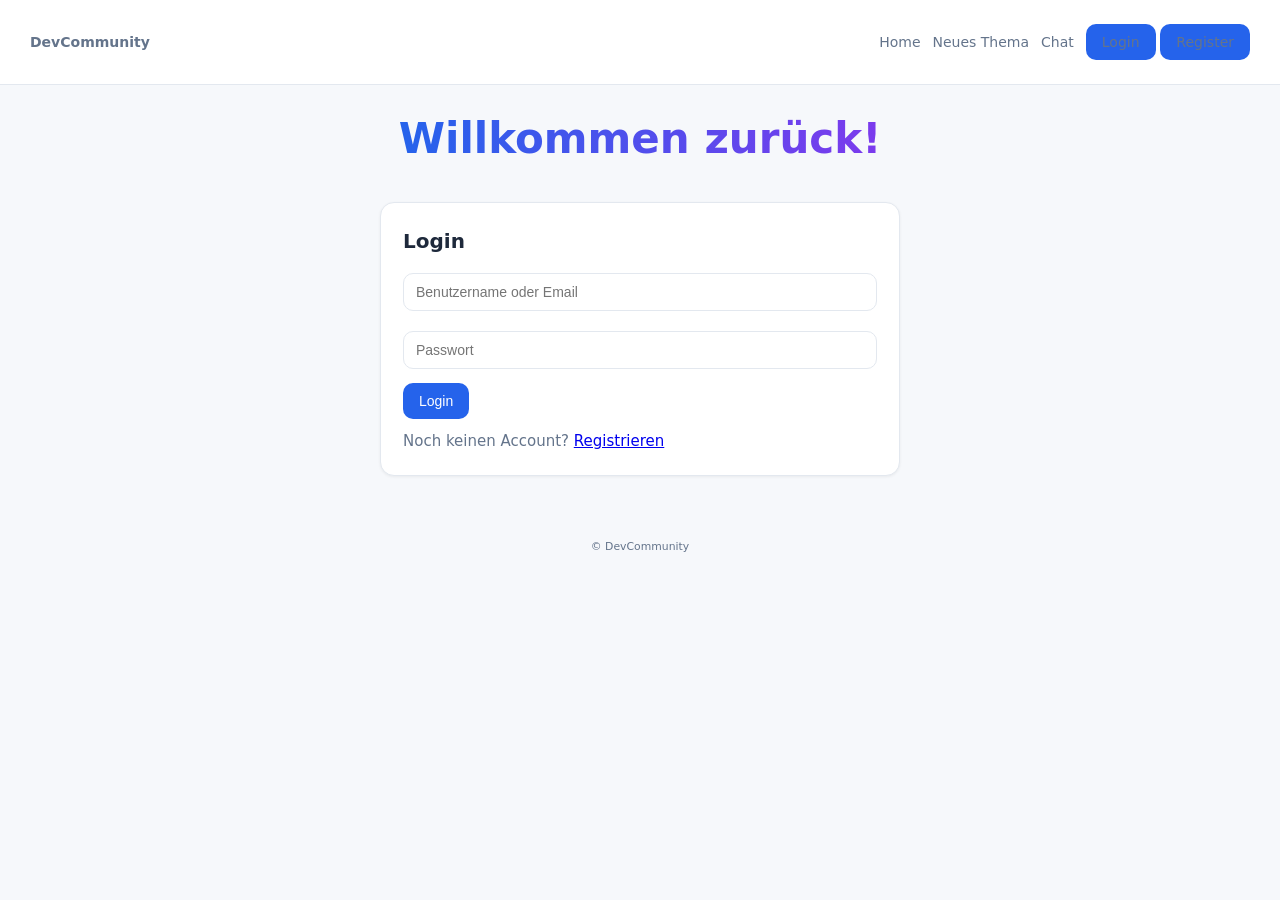
<file: index.html>
<!doctype html>
<html lang="de">

<head>
    <meta charset="utf-8">
    <meta name="viewport" content="width=device-width,initial-scale=1">
    <title>DevCommunity — Home</title>
    <link rel="stylesheet" href="style.css">
</head>

<body data-page="index">
    <header id="app-header"></header>

    <main class="container">
        <div id="flash-container"></div>

        <h1>Aktuelle Diskussionen</h1>
        <div id="threadList"></div>
    </main>

    <footer class="container" style="padding-bottom:60px"><small>© DevCommunity</small></footer>

    <script src="api.js"></script>
    <script src="app.js"></script>
</body>

</html>
</file>
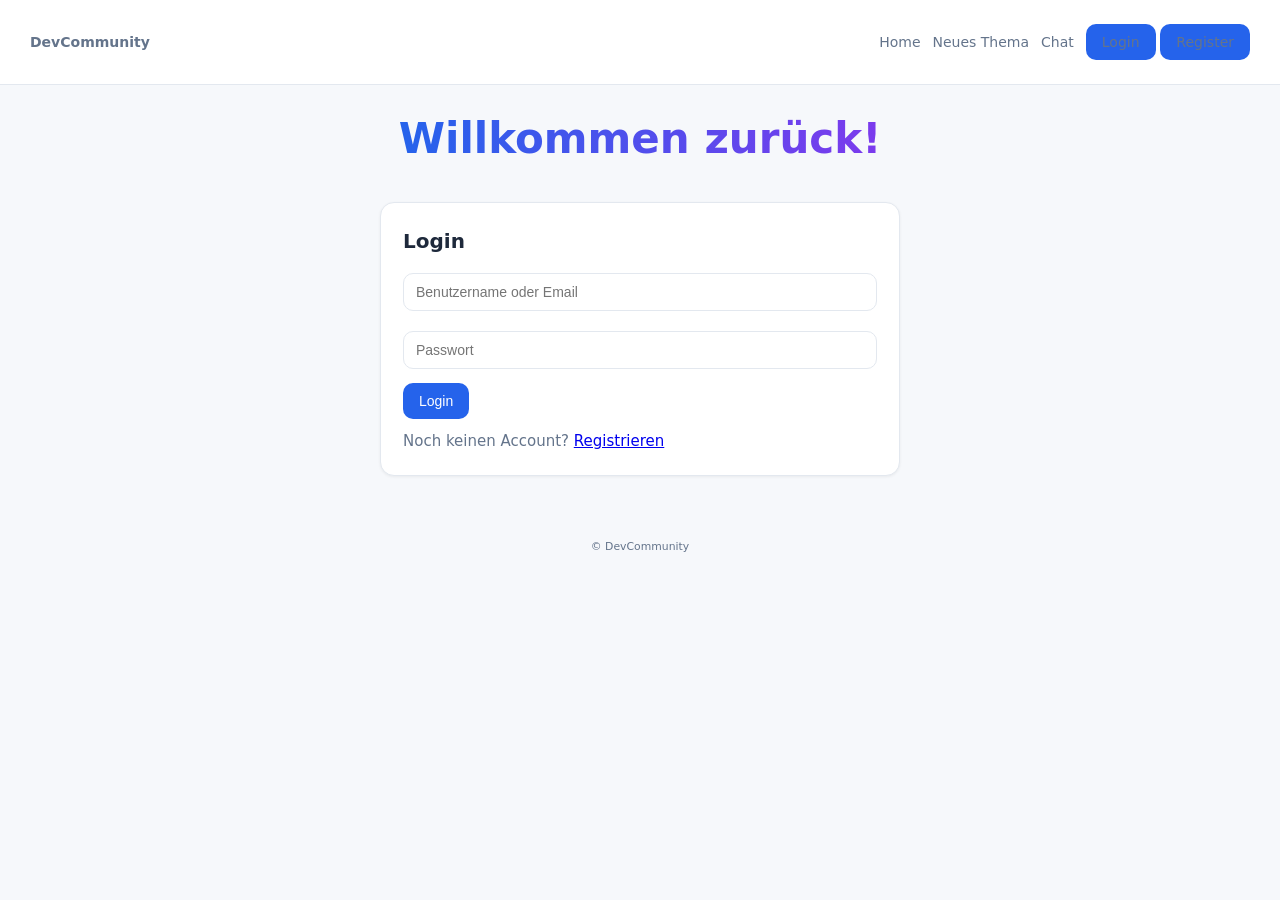
<file: chat.html>
<!DOCTYPE html>
<html lang="de">
<head>
<meta charset="UTF-8">
<meta name="viewport" content="width=device-width,initial-scale=1">
<title>Chat</title>
<link rel="stylesheet" href="chat.css">
<link rel="stylesheet" href="style.css">
</head>
<body data-page="chat">

<!-- Header + Auth-Bereich -->
<header id="app-header"></header>
<div id="auth-area"></div>

<!-- Flash-Nachrichten -->
<div id="flash-container"></div>

<div class="chat-container">
    
    <div class="chat-sidebar">
        <h3>User</h3>
        <div id="userList"></div>
    </div>

    <div class="chat-main">
        <div id="chatHeader">Wähle einen User</div>
        <div id="chatMessages" style="overflow-y:auto;"></div>

        <form id="chatForm">
            <input type="text" id="chatInput" placeholder="Nachricht..." required>
            <button>Senden</button>
        </form>
    </div>

</div>

<script src="api.js"></script>
<script src="app.js"></script>
<script src="chat.js"></script>

</body>
</html>
</file>
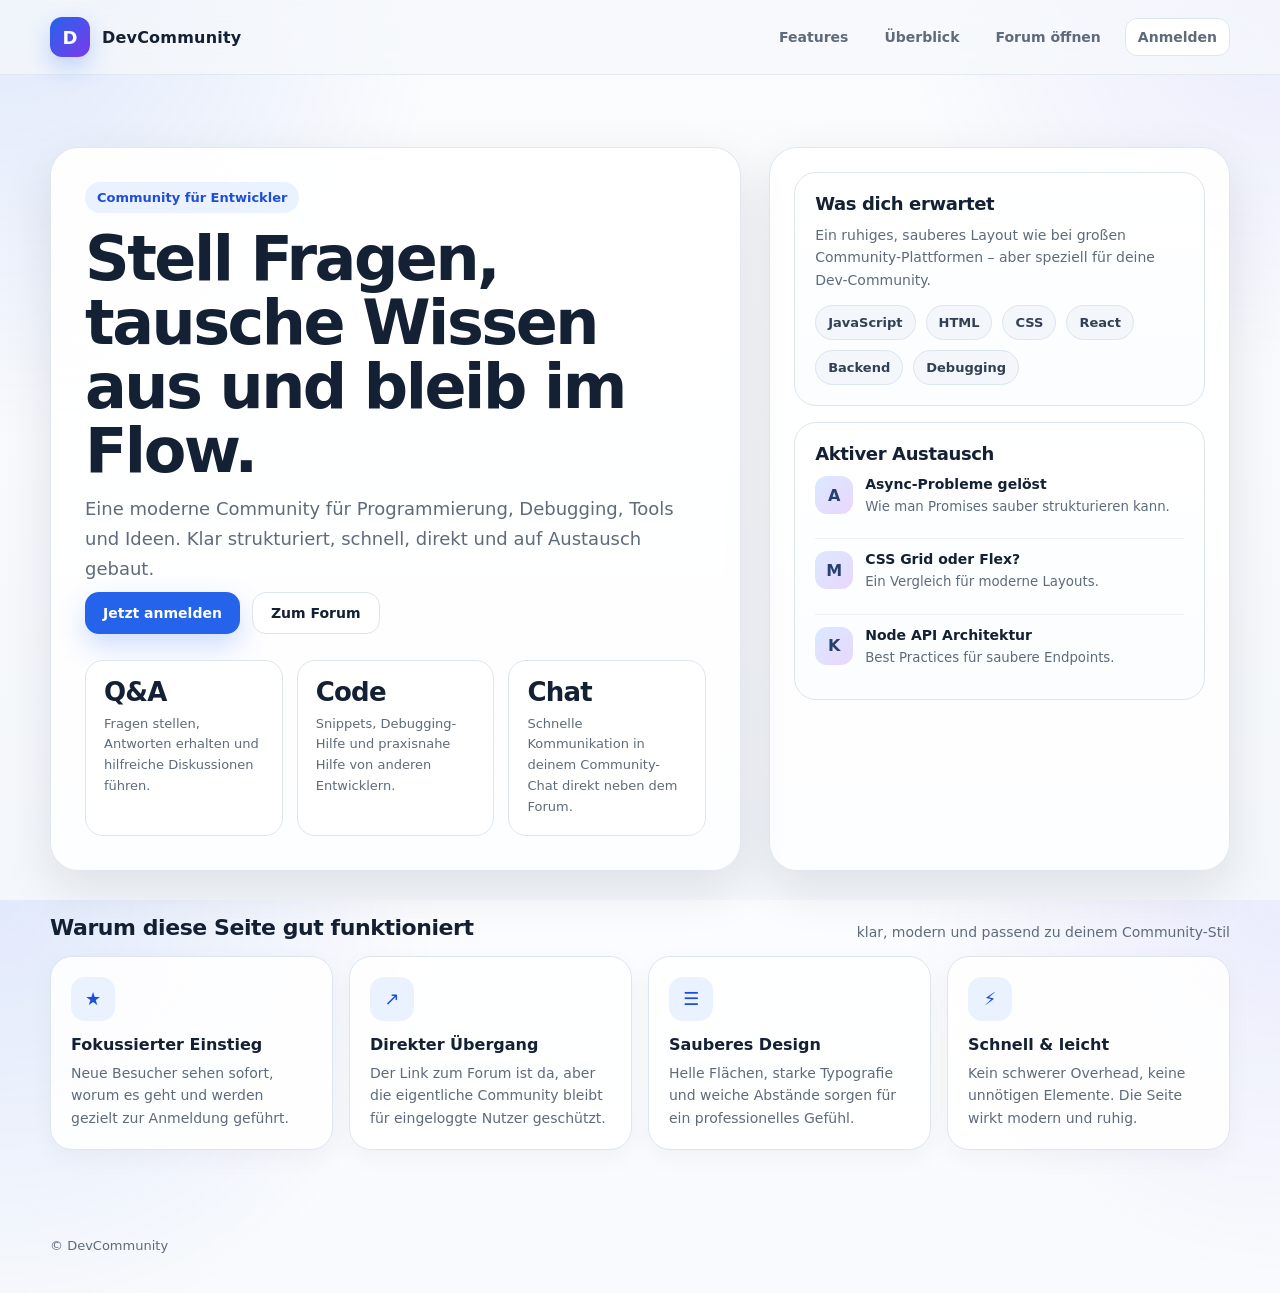
<file: landing.html>
<!DOCTYPE html>
<html lang="de">

<head>
    <meta charset="UTF-8">
    <meta name="viewport" content="width=device-width,initial-scale=1">
    <title>DevCommunity — Willkommen</title>
    <style>
        :root {
            --bg: #f6f8fb;
            --card: #ffffff;
            --soft: #eef3fb;
            --border: #dde5ef;
            --text: #142033;
            --muted: #5f6b7a;
            --primary: #2563eb;
            --primary-dark: #1d4ed8;
            --primary-soft: #eaf1ff;
            --shadow: 0 18px 50px rgba(15, 23, 42, 0.10);
            --radius: 22px;
        }

        * {
            box-sizing: border-box
        }

        html,
        body {
            height: 100%
        }

        body {
            margin: 0;
            font-family: Inter, system-ui, -apple-system, Segoe UI, Roboto, Arial, sans-serif;
            background:
                radial-gradient(circle at top left, rgba(37, 99, 235, .12), transparent 28%),
                radial-gradient(circle at top right, rgba(99, 102, 241, .10), transparent 24%),
                linear-gradient(180deg, #fbfcfe 0%, #f4f7fb 100%);
            color: var(--text);
        }

        a {
            color: inherit;
            text-decoration: none
        }

        .container {
            width: min(1180px, calc(100% - 32px));
            margin: 0 auto;
        }

        .topbar {
            position: sticky;
            top: 0;
            z-index: 20;
            backdrop-filter: blur(14px);
            background: rgba(246, 248, 251, .72);
            border-bottom: 1px solid rgba(221, 229, 239, .8);
        }

        .topbar-inner {
            height: 74px;
            display: flex;
            align-items: center;
            justify-content: space-between;
            gap: 16px;
        }

        .brand {
            display: flex;
            align-items: center;
            gap: 12px;
            font-weight: 800;
            letter-spacing: .2px;
        }

        .brand-mark {
            width: 40px;
            height: 40px;
            border-radius: 12px;
            display: grid;
            place-items: center;
            color: white;
            background: linear-gradient(135deg, var(--primary), #7c3aed);
            box-shadow: 0 10px 24px rgba(37, 99, 235, .25);
            font-size: 18px;
        }

        .nav {
            display: flex;
            align-items: center;
            gap: 12px;
            flex-wrap: wrap;
        }

        .nav a {
            color: var(--muted);
            font-weight: 600;
            font-size: 14px;
            padding: 10px 12px;
            border-radius: 12px;
            transition: .2s ease;
        }

        .nav a:hover {
            background: rgba(37, 99, 235, .08);
            color: var(--text);
        }

        .btn {
            display: inline-flex;
            align-items: center;
            justify-content: center;
            gap: 8px;
            border: none;
            border-radius: 14px;
            padding: 12px 18px;
            font-weight: 700;
            font-size: 14px;
            cursor: pointer;
            transition: transform .18s ease, box-shadow .18s ease, background .18s ease;
            box-shadow: none;
        }

        .btn:hover {
            transform: translateY(-1px)
        }

        .btn-primary {
            background: var(--primary);
            color: white;
            box-shadow: 0 12px 28px rgba(37, 99, 235, .22);
        }

        .btn-primary:hover {
            background: var(--primary-dark)
        }

        .btn-secondary {
            background: #fff;
            color: var(--text);
            border: 1px solid var(--border);
        }

        .hero {
            padding: 72px 0 34px;
        }

        .hero-grid {
            display: grid;
            grid-template-columns: 1.2fr .8fr;
            gap: 28px;
            align-items: stretch;
        }

        .hero-card {
            background: linear-gradient(180deg, rgba(255, 255, 255, .92), rgba(255, 255, 255, .82));
            border: 1px solid rgba(221, 229, 239, .9);
            border-radius: 28px;
            box-shadow: var(--shadow);
            overflow: hidden;
        }

        .hero-main {
            padding: 34px;
            position: relative;
            min-height: 480px;
            display: flex;
            flex-direction: column;
            justify-content: space-between;
            gap: 26px;
        }

        .eyebrow {
            display: inline-flex;
            align-items: center;
            gap: 8px;
            width: max-content;
            padding: 8px 12px;
            border-radius: 999px;
            background: var(--primary-soft);
            color: var(--primary-dark);
            font-weight: 700;
            font-size: 13px;
        }

        h1 {
            margin: 14px 0 12px;
            font-size: clamp(38px, 5vw, 62px);
            line-height: 1.03;
            letter-spacing: -.04em;
        }

        .lead {
            margin: 0;
            max-width: 640px;
            color: var(--muted);
            font-size: 18px;
            line-height: 1.65;
        }

        .hero-actions {
            display: flex;
            gap: 12px;
            flex-wrap: wrap;
            margin-top: 8px;
        }

        .stats {
            display: grid;
            grid-template-columns: repeat(3, 1fr);
            gap: 14px;
        }

        .stat {
            background: rgba(255, 255, 255, .9);
            border: 1px solid var(--border);
            border-radius: 18px;
            padding: 18px;
        }

        .stat strong {
            display: block;
            font-size: 26px;
            line-height: 1;
            margin-bottom: 8px;
            letter-spacing: -.03em;
        }

        .stat span {
            color: var(--muted);
            font-size: 13px;
            line-height: 1.45;
        }

        .hero-side {
            padding: 24px;
            display: flex;
            flex-direction: column;
            gap: 16px;
        }

        .side-panel {
            background: linear-gradient(180deg, #ffffff, #fbfdff);
            border: 1px solid var(--border);
            border-radius: 22px;
            padding: 20px;
        }

        .side-panel h2 {
            margin: 0 0 10px;
            font-size: 18px;
            letter-spacing: -.02em;
        }

        .side-panel p {
            margin: 0;
            color: var(--muted);
            line-height: 1.6;
            font-size: 14px;
        }

        .tag-grid {
            display: flex;
            flex-wrap: wrap;
            gap: 10px;
            margin-top: 14px;
        }

        .tag {
            padding: 9px 12px;
            border-radius: 999px;
            background: #f3f6fb;
            border: 1px solid var(--border);
            color: #324055;
            font-weight: 600;
            font-size: 13px;
        }

        .preview-list {
            display: flex;
            flex-direction: column;
            gap: 10px;
            margin-top: 12px;
        }

        .preview-item {
            display: flex;
            align-items: flex-start;
            gap: 12px;
            padding: 12px 0;
            border-top: 1px solid #edf1f7;
        }

        .preview-item:first-child {
            border-top: none;
            padding-top: 0
        }

        .avatar {
            width: 38px;
            height: 38px;
            border-radius: 12px;
            background: linear-gradient(135deg, #dbeafe, #e9d5ff);
            display: grid;
            place-items: center;
            color: #27406e;
            font-weight: 800;
            flex: 0 0 auto;
        }

        .preview-item strong {
            display: block;
            margin-bottom: 4px;
            font-size: 14px;
        }

        .preview-item small {
            color: var(--muted);
            line-height: 1.45;
        }

        .sections {
            padding: 10px 0 70px;
        }

        .section-title {
            display: flex;
            align-items: flex-end;
            justify-content: space-between;
            gap: 12px;
            margin: 0 0 16px;
        }

        .section-title h3 {
            margin: 0;
            font-size: 22px;
            letter-spacing: -.02em;
        }

        .section-title span {
            color: var(--muted);
            font-size: 14px;
        }

        .feature-grid {
            display: grid;
            grid-template-columns: repeat(4, 1fr);
            gap: 16px;
        }

        .feature {
            background: rgba(255, 255, 255, .9);
            border: 1px solid var(--border);
            border-radius: 22px;
            padding: 20px;
            min-height: 170px;
            box-shadow: 0 8px 26px rgba(15, 23, 42, 0.04);
            transition: transform .18s ease, box-shadow .18s ease;
        }

        .feature:hover {
            transform: translateY(-3px);
            box-shadow: 0 14px 34px rgba(15, 23, 42, 0.07);
        }

        .feature .icon {
            width: 44px;
            height: 44px;
            border-radius: 14px;
            display: grid;
            place-items: center;
            background: var(--primary-soft);
            color: var(--primary-dark);
            font-size: 18px;
            margin-bottom: 14px;
        }

        .feature h4 {
            margin: 0 0 8px;
            font-size: 16px;
        }

        .feature p {
            margin: 0;
            color: var(--muted);
            line-height: 1.6;
            font-size: 14px;
        }

        .footer {
            padding: 18px 0 40px;
            color: var(--muted);
            font-size: 13px;
        }

        @media (max-width: 980px) {

            .hero-grid,
            .feature-grid {
                grid-template-columns: 1fr;
            }

            .hero-main {
                min-height: auto;
            }

            .stats {
                grid-template-columns: 1fr;
            }
        }

        @media (max-width: 640px) {
            .topbar-inner {
                height: auto;
                padding: 14px 0;
                align-items: flex-start;
                flex-direction: column;
            }

            .hero {
                padding-top: 34px;
            }

            .hero-main {
                padding: 22px;
            }

            h1 {
                font-size: 36px;
            }

            .lead {
                font-size: 16px;
            }
        }
    </style>
</head>

<body>
    <header class="topbar">
        <div class="container topbar-inner">
            <a class="brand" href="landing.html">
                <span class="brand-mark">D</span>
                <span>DevCommunity</span>
            </a>

            <nav class="nav" aria-label="Hauptnavigation">
                <a href="#features">Features</a>
                <a href="#overview">Überblick</a>
                <a href="index.html">Forum öffnen</a>
                <a class="btn btn-secondary" href="login.html">Anmelden</a>
            </nav>
        </div>
    </header>

    <main class="container">
        <section class="hero">
            <div class="hero-grid">
                <div class="hero-card hero-main">
                    <div>
                        <div class="eyebrow">Community für Entwickler</div>
                        <h1>Stell Fragen, tausche Wissen aus und bleib im Flow.</h1>
                        <p class="lead">
                            Eine moderne Community für Programmierung, Debugging, Tools und Ideen.
                            Klar strukturiert, schnell, direkt und auf Austausch gebaut.
                        </p>

                        <div class="hero-actions">
                            <a class="btn btn-primary" href="login.html">Jetzt anmelden</a>
                            <a class="btn btn-secondary" href="index.html">Zum Forum</a>
                        </div>
                    </div>

                    <div class="stats" id="overview">
                        <div class="stat">
                            <strong>Q&A</strong>
                            <span>Fragen stellen, Antworten erhalten und hilfreiche Diskussionen führen.</span>
                        </div>
                        <div class="stat">
                            <strong>Code</strong>
                            <span>Snippets, Debugging-Hilfe und praxisnahe Hilfe von anderen Entwicklern.</span>
                        </div>
                        <div class="stat">
                            <strong>Chat</strong>
                            <span>Schnelle Kommunikation in deinem Community-Chat direkt neben dem Forum.</span>
                        </div>
                    </div>
                </div>

                <aside class="hero-card hero-side">
                    <div class="side-panel">
                        <h2>Was dich erwartet</h2>
                        <p>Ein ruhiges, sauberes Layout wie bei großen Community-Plattformen – aber speziell für deine
                            Dev-Community.</p>
                        <div class="tag-grid">
                            <span class="tag">JavaScript</span>
                            <span class="tag">HTML</span>
                            <span class="tag">CSS</span>
                            <span class="tag">React</span>
                            <span class="tag">Backend</span>
                            <span class="tag">Debugging</span>
                        </div>
                    </div>

                    <div class="side-panel">
                        <h2>Aktiver Austausch</h2>
                        <div class="preview-list">
                            <div class="preview-item">
                                <div class="avatar">A</div>
                                <div>
                                    <strong>Async-Probleme gelöst</strong>
                                    <small>Wie man Promises sauber strukturieren kann.</small>
                                </div>
                            </div>
                            <div class="preview-item">
                                <div class="avatar">M</div>
                                <div>
                                    <strong>CSS Grid oder Flex?</strong>
                                    <small>Ein Vergleich für moderne Layouts.</small>
                                </div>
                            </div>
                            <div class="preview-item">
                                <div class="avatar">K</div>
                                <div>
                                    <strong>Node API Architektur</strong>
                                    <small>Best Practices für saubere Endpoints.</small>
                                </div>
                            </div>
                        </div>
                    </div>
                </aside>
            </div>
        </section>

        <section class="sections" id="features">
            <div class="section-title">
                <h3>Warum diese Seite gut funktioniert</h3>
                <span>klar, modern und passend zu deinem Community-Stil</span>
            </div>

            <div class="feature-grid">
                <div class="feature">
                    <div class="icon">★</div>
                    <h4>Fokussierter Einstieg</h4>
                    <p>Neue Besucher sehen sofort, worum es geht und werden gezielt zur Anmeldung geführt.</p>
                </div>
                <div class="feature">
                    <div class="icon">↗</div>
                    <h4>Direkter Übergang</h4>
                    <p>Der Link zum Forum ist da, aber die eigentliche Community bleibt für eingeloggte Nutzer
                        geschützt.</p>
                </div>
                <div class="feature">
                    <div class="icon">☰</div>
                    <h4>Sauberes Design</h4>
                    <p>Helle Flächen, starke Typografie und weiche Abstände sorgen für ein professionelles Gefühl.</p>
                </div>
                <div class="feature">
                    <div class="icon">⚡</div>
                    <h4>Schnell & leicht</h4>
                    <p>Kein schwerer Overhead, keine unnötigen Elemente. Die Seite wirkt modern und ruhig.</p>
                </div>
            </div>
        </section>
    </main>

    <footer class="container footer">
        © DevCommunity
    </footer>

    <script src="api.js"></script>
    <script>
        (function () {
            let user = null;
            try {
                user = window.API && typeof API.getCurrentUser === 'function' ? API.getCurrentUser() : null;
            } catch (e) {
                user = null;
            }

            if (user) {
                window.location.href = 'index.html';
            }
        })();
    </script>
</body>

</html>
</file>
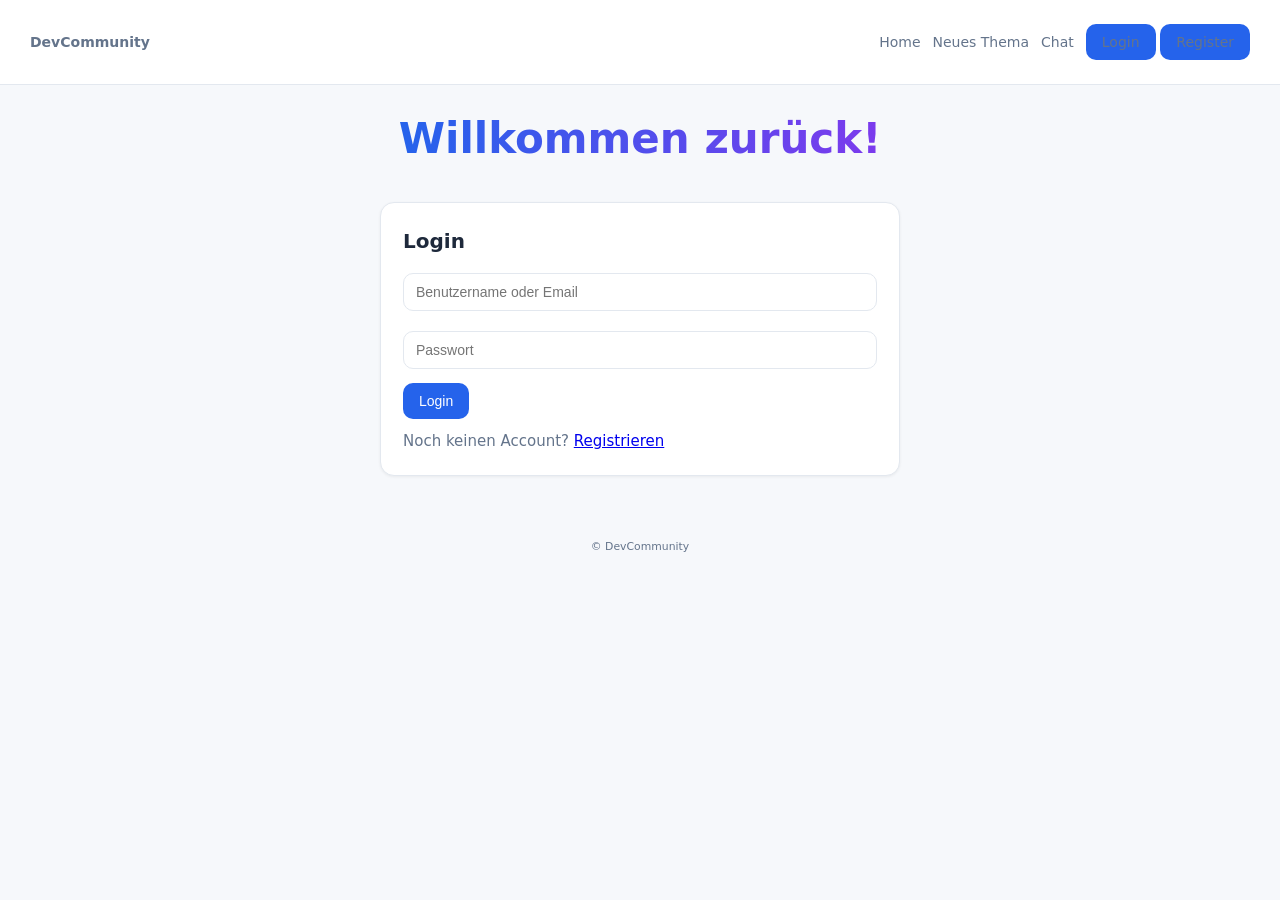
<file: login.html>
<!doctype html>
<html lang="de">

<head>
    <meta charset="utf-8">
    <meta name="viewport" content="width=device-width,initial-scale=1">
    <title>Login — DevCommunity</title>
    <link rel="stylesheet" href="style.css">
</head>

<body data-page="login">
    <header id="app-header"></header>
    <div class="welcome-box">
        <h1>Willkommen zurück!</h1>
    </div>
    <main class="container">
        <div id="flash-container"></div>
        <div class="card" style="max-width:520px;margin:auto">
            <h2>Login</h2>
            <form id="loginForm">
                <input class="input" name="identifier" placeholder="Benutzername oder Email" required>
                <input class="input" name="password" type="password" placeholder="Passwort" required>
                <div class="row" style="justify-content:flex-end">
                    <button class="btn">Login</button>
                </div>
            </form>
            <p style="margin-top:10px">Noch keinen Account? <a href="register.html">Registrieren</a></p>
        </div>
    </main>

    <footer class="container"><small>© DevCommunity</small></footer>

    <script src="api.js"></script>
    <script src="app.js"></script>
</body>

</html>
</file>
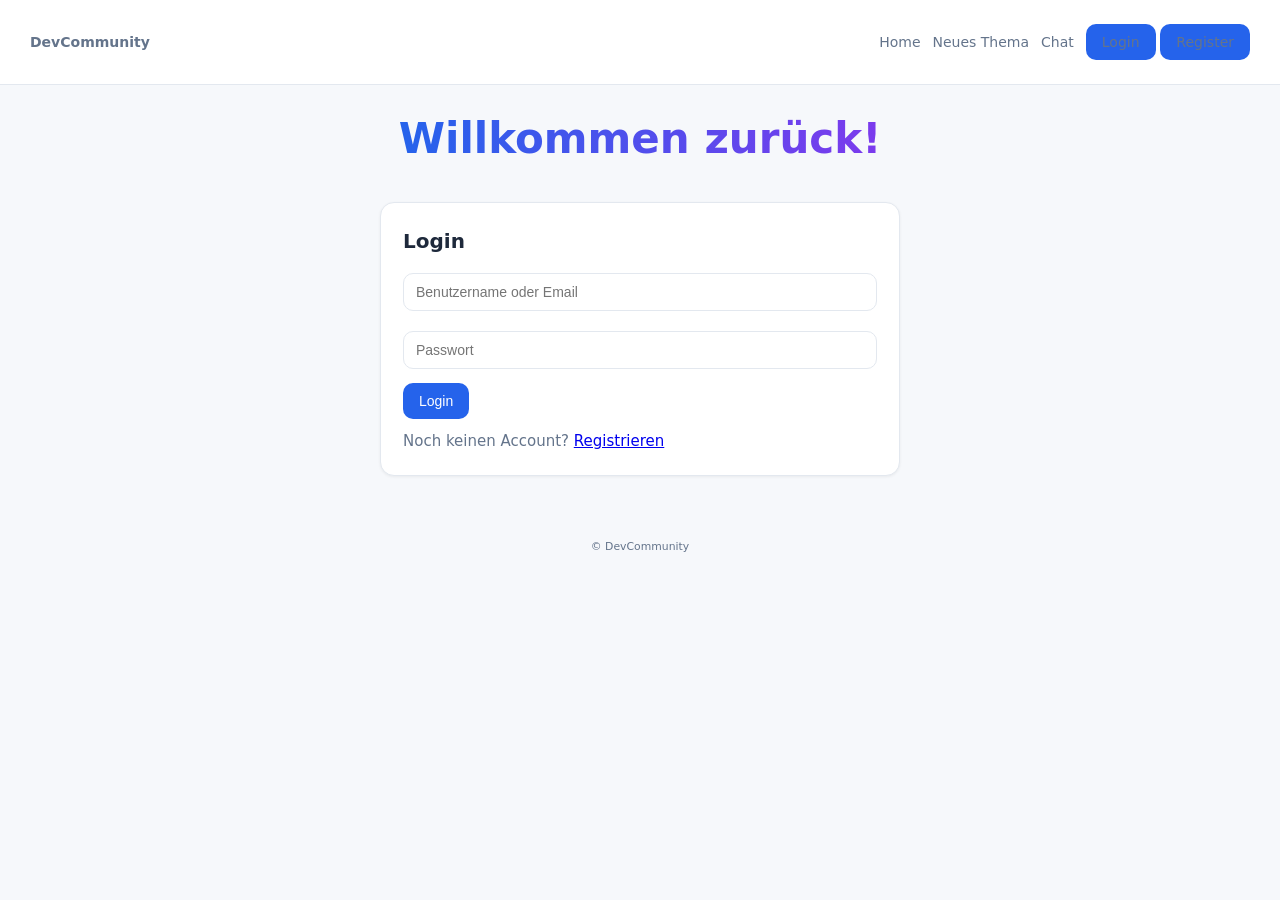
<file: new.html>
<!doctype html>
<html lang="de">

<head>
    <meta charset="utf-8">
    <meta name="viewport" content="width=device-width,initial-scale=1">
    <title>Neues Thema — DevCommunity</title>
    <link rel="stylesheet" href="style.css">
</head>

<body data-page="new">
    <header id="app-header"></header>

    <main class="container">
        <div id="flash-container"></div>

        <div class="card">
            <h1>Neues Thema erstellen</h1>
            <form id="threadForm">
                <input class="input" name="title" placeholder="Titel">
                <input class="input" name="tag" placeholder="Tag (z. B. javascript)">
                <textarea class="input" name="content" placeholder="Inhalt / Beschreibung"></textarea>
                <button class="btn">Thema erstellen</button>
            </form>
        </div>
    </main>

    <footer class="container"><small>© DevCommunity</small></footer>

    <script src="api.js"></script>
    <script src="app.js"></script>
</body>

</html>
</file>
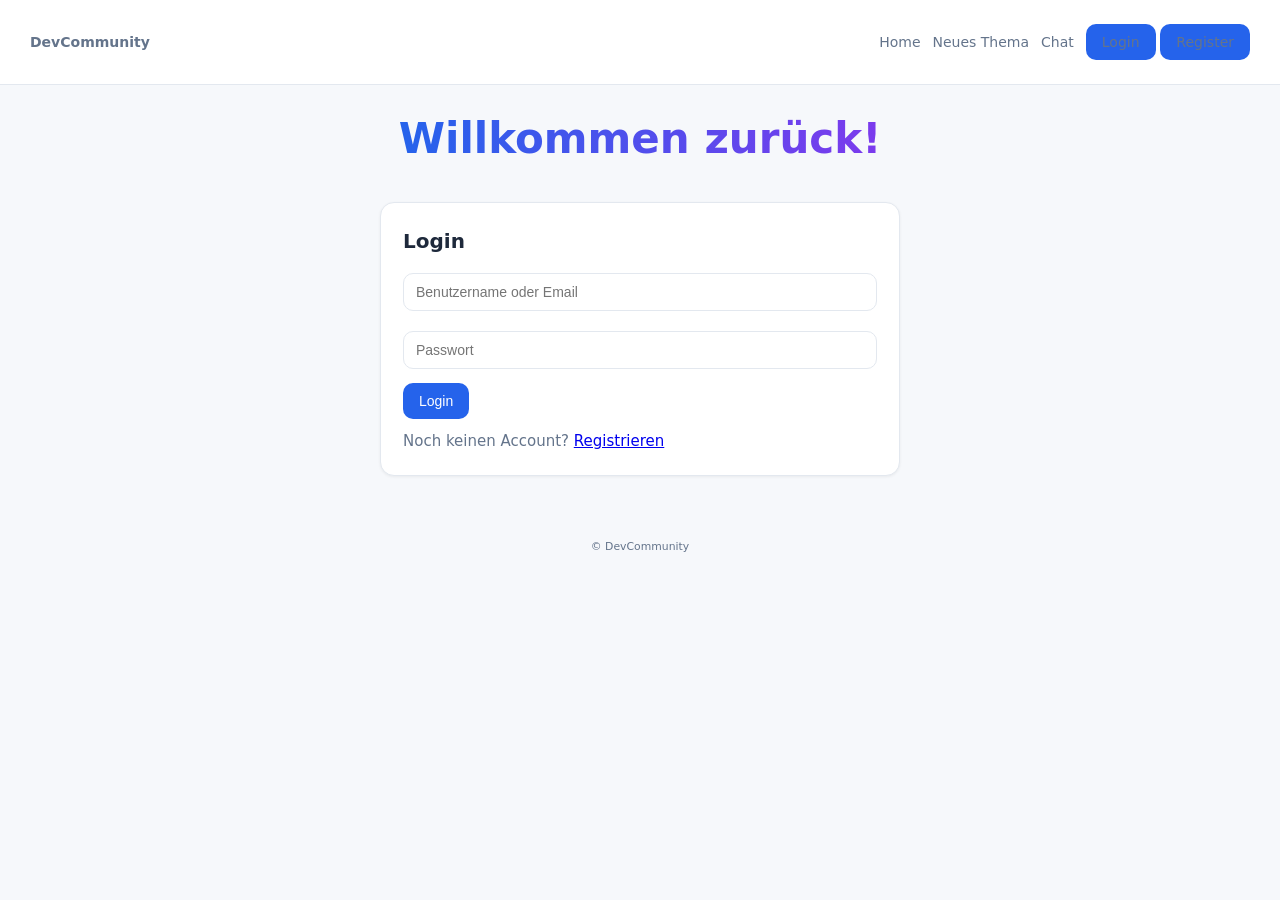
<file: profile.html>
<!doctype html>
<html lang="de">

<head>
    <meta charset="utf-8">
    <meta name="viewport" content="width=device-width,initial-scale=1">
    <title>Profil — DevCommunity</title>
    <link rel="stylesheet" href="style.css">
</head>

<body data-page="profile">
    <header id="app-header"></header>

    <main class="container">
        <div id="flash-container"></div>
        <div id="profileBox"></div>
    </main>

    <footer class="container"><small>© DevCommunity</small></footer>

    <script src="api.js"></script>
    <script src="app.js"></script>
</body>

</html>
</file>
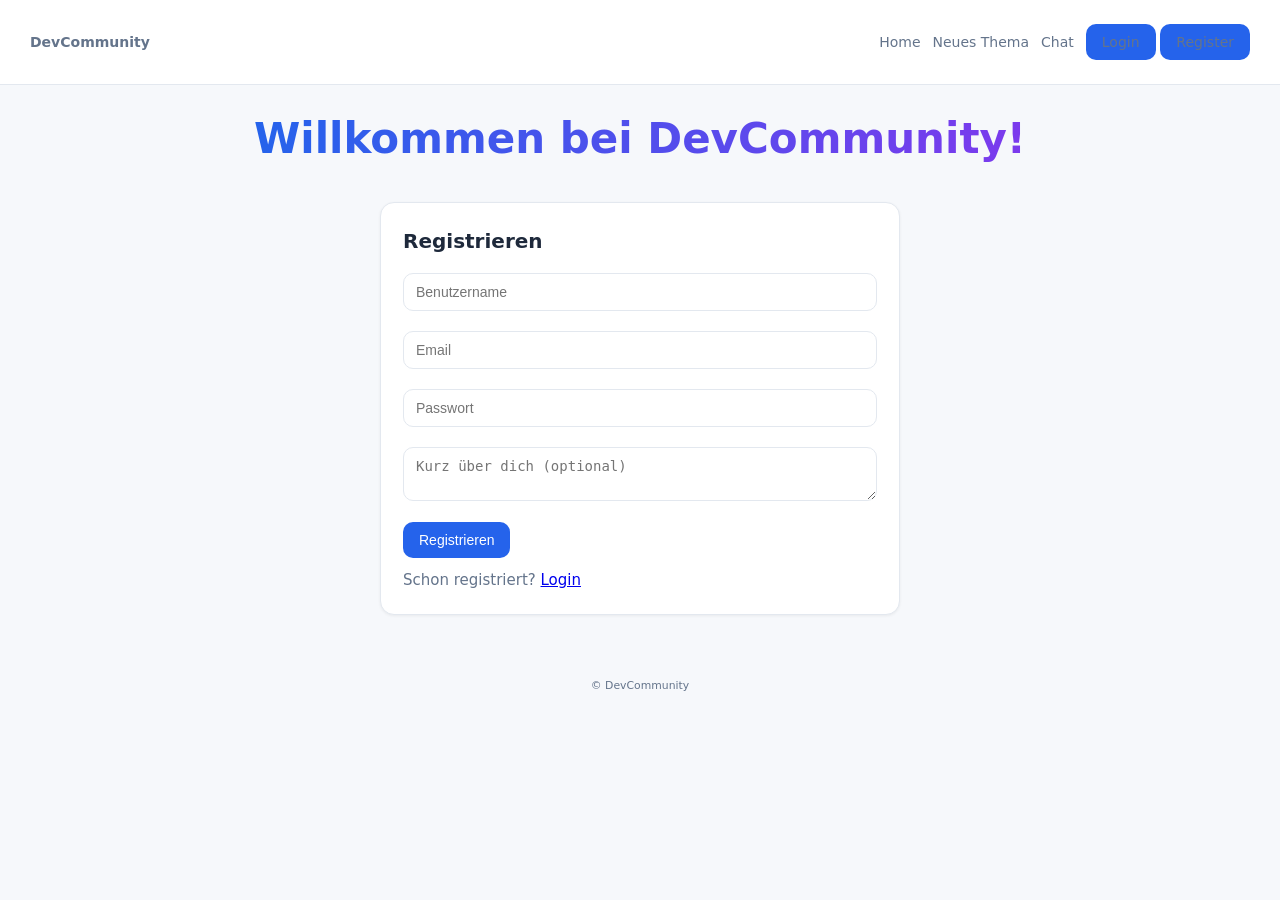
<file: register.html>
<!doctype html>
<html lang="de">

<head>
    <meta charset="utf-8">
    <meta name="viewport" content="width=device-width,initial-scale=1">
    <title>Register — DevCommunity</title>
    <link rel="stylesheet" href="style.css">
</head>

<body data-page="register">
    <header id="app-header"></header>
    <div class="welcome-box">
        <h1>Willkommen bei DevCommunity!</h1>
    </div>
    <main class="container">
        <div id="flash-container"></div>
        <div class="card" style="max-width:520px;margin:auto">
            <h2>Registrieren</h2>
            <form id="registerForm">
                <input class="input" name="username" placeholder="Benutzername" required>
                <input class="input" name="email" type="email" placeholder="Email" required>
                <input class="input" name="password" type="password" placeholder="Passwort" required>
                <textarea class="input" name="bio" placeholder="Kurz über dich (optional)"></textarea>
                <div class="row" style="justify-content:flex-end">
                    <button class="btn">Registrieren</button>
                </div>
            </form>
            <p style="margin-top:10px">Schon registriert? <a href="login.html">Login</a></p>
        </div>
    </main>

    <footer class="container"><small>© DevCommunity</small></footer>

    <script src="api.js"></script>
    <script src="app.js"></script>
</body>

</html>
</file>
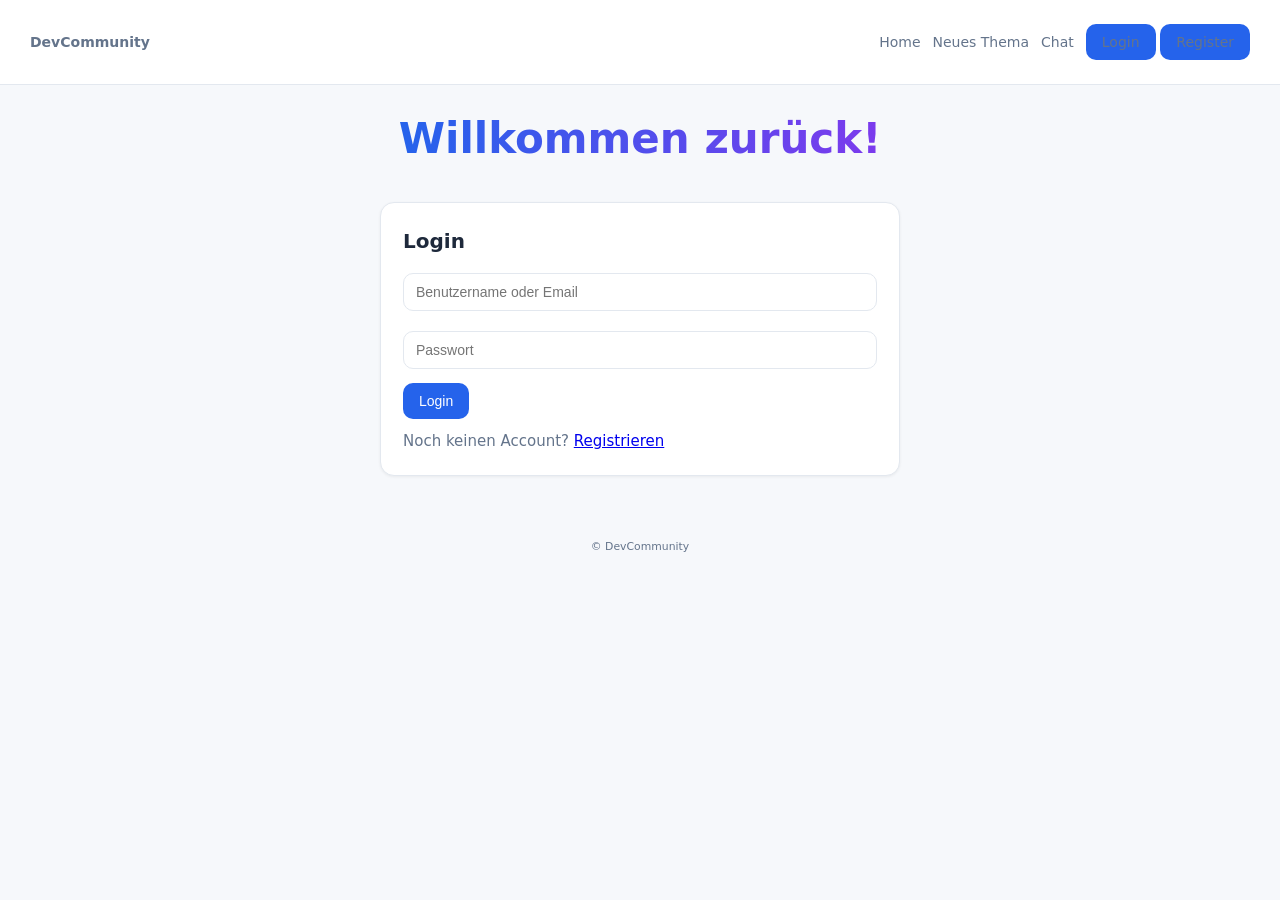
<file: thread.html>
<!DOCTYPE html>
<html lang="de">

<head>
    <meta charset="UTF-8">
    <meta name="viewport" content="width=device-width, initial-scale=1.0">
    <title>Thread — DevCommunity</title>
    <link rel="stylesheet" href="style.css">
</head>

<body data-page="thread">

    <header id="app-header"></header>

    <main class="container">
        <div id="flash-container"></div>
        <!-- WICHTIG: ID muss threadContainer sein, damit JS es findet -->
        <div id="threadContainer"></div>
    </main>

    <footer class="container">
        <small>© DevCommunity</small>
    </footer>

    <script src="api.js"></script>
    <script src="app.js"></script>
</body>

</html>
</file>
<file: style.css>
:root {

    /* COLORS */

    --bg: #f6f8fb;
    --bg-card: #ffffff;
    --bg-soft: #f1f4f8;

    --border: #e3e8ef;

    --text: #1e293b;
    --text-soft: #64748b;

    --primary: #2563eb;
    --primary-hover: #1d4ed8;

    /* SPACING */

    --space-xs: 6px;
    --space-sm: 10px;
    --space-md: 18px;
    --space-lg: 30px;

    /* RADIUS */

    --radius-sm: 6px;
    --radius-md: 10px;
    --radius-lg: 14px;

    /* SHADOW */

    --shadow-sm: 0 1px 3px rgba(0, 0, 0, 0.06);
    --shadow-md: 0 8px 20px rgba(0, 0, 0, 0.08);

}

/* RESET */

* {
    margin: 0;
    padding: 0;
    box-sizing: border-box;
}

body {

    font-family:
        Inter,
        system-ui,
        -apple-system,
        Segoe UI,
        Roboto,
        Arial;

    background: var(--bg);
    color: var(--text);

    font-size: 15px;
    line-height: 1.6;

}

/* CONTAINER */

.container {

    max-width: auto;
    margin: auto;
    padding: var(--space-lg);

}

/* HEADER */

header {

    background: white;
    border-bottom: 1px solid var(--border);
    position: sticky;
    top: 0;

}

.nav {

    display: flex;
    align-items: center;
    justify-content: space-between;

}

/* LOGO */

.logo {

    font-weight: 700;
    font-size: 20px;

    text-decoration: none;
    color: var(--text);

}

/* NAVIGATION */

.nav-right {

    display: flex;
    gap: 30px;
    align-items: center;

}

.nav a {

    color: var(--text-soft);
    text-decoration: none;
    font-size: 14px;

}

.nav a:hover {

    color: var(--text);

}

/* CARD */

.card {

    background: var(--bg-card);
    border: 1px solid var(--border);

    border-radius: var(--radius-lg);

    padding: 22px;

    box-shadow: var(--shadow-sm);

    margin-bottom: 20px;

    transition: 0.2s;

}

.card:hover {

    box-shadow: var(--shadow-md);

}

/* HEADINGS */

h1 {

    font-size: 28px;
    margin-bottom: 20px;

}

h2 {

    font-size: 20px;
    margin-bottom: 10px;

}

h3 {

    font-size: 17px;
    margin-bottom: 6px;

}

/* TEXT */

p {

    color: var(--text-soft);

}

/* THREAD META */

.thread-meta {

    display: flex;
    gap: 10px;

    font-size: 13px;

    color: var(--text-soft);

    margin-top: 6px;

}

/* TAG */

.tag {

    background: #e8efff;

    color: #2563eb;

    padding: 4px 8px;

    border-radius: var(--radius-sm);

    font-size: 12px;

}

/* BUTTON */


.btn {

    background: #2563eb;

    color: white;

    border: none;

    padding: 10px 16px;

    border-radius: var(--radius-md);

    cursor: pointer;

    font-size: 14px;

    transition: 0.2s;

}

.btn:hover {

    background: var(--primary-hover);

}

.btn.secondary {

    background: white;

    border: 1px solid var(--border);

    color: var(--text-soft);

}

.btn.secondary:hover {

    border-color: var(--primary);
    color: var(--primary);

}

/* INPUTS */

.input,
textarea {

    width: 100%;

    padding: 10px 12px;

    border-radius: var(--radius-md);

    border: 1px solid var(--border);

    background: white;

    font-size: 14px;

    margin-top: 6px;
    margin-bottom: 14px;

}

.input:focus,
textarea:focus {

    outline: none;

    border-color: var(--primary);

}

/* PROFILE */

.profile {

    display: flex;
    align-items: center;
    gap: 18px;

}

.avatar {

    width: 60px;
    height: 60px;

    border-radius: 50%;

    background: #2563eb;

    color: white;

    display: flex;
    align-items: center;
    justify-content: center;

    font-size: 24px;
    font-weight: 600;

}

/* REPLIES */

.reply {

    border-left: 3px solid var(--border);

    padding-left: 14px;

    margin-top: 10px;

}

/* FLASH */

.flash {

    padding: 12px;

    border-radius: var(--radius-md);

    margin-bottom: 14px;

    font-size: 14px;

}

.flash.success {

    background: #ecfdf5;
    color: #065f46;
    border: 1px solid #a7f3d0;

}

.flash.error {

    background: #fef2f2;
    color: #7f1d1d;
    border: 1px solid #fecaca;

}

/* CODE */

pre {

    background: #f8fafc;

    border: 1px solid var(--border);

    padding: 16px;

    border-radius: var(--radius-md);

    overflow: auto;

}

code {

    color: #1e40af;

}

/* FOOTER */

footer {

    margin-top: 40px;

    text-align: center;

    font-size: 13px;

    color: var(--text-soft);

}

/* RESPONSIVE */

@media(max-width:800px) {

    .container {

        padding: 20px;

    }

    .nav {

        flex-direction: column;
        align-items: flex-start;
        gap: 10px;

    }

}

.welcome-box {
  display: flex;
  justify-content: center;
  align-items: center;

  height: auto;
  margin-top: 20px;
  text-align: center;
}

.welcome-box h1 {
  font-size: 42px;
  font-weight: 700;

  background: linear-gradient(90deg, #2563eb, #7c3aed);
  -webkit-background-clip: text;
  -webkit-text-fill-color: transparent;

  margin: 0;
}
</file>
<file: chat.css>
.chat-container {
  display: flex;
  height: 90vh;
}

.chat-sidebar {
  width: 250px;
  border-right: 1px solid #ddd;
  padding: 10px;
}

.chat-user {
  padding: 10px;
  cursor: pointer;
  border-bottom: 1px solid #eee;
}

.chat-user:hover {
  background: #f3f4f6;
}

.chat-main {
  flex: 1;
  display: flex;
  flex-direction: column;
}

#chatHeader {
  padding: 10px;
  border-bottom: 1px solid #ddd;
  font-weight: bold;
}

#chatMessages {
  flex: 1;
  padding: 10px;
  overflow-y: auto;
}

.msg {
  margin-bottom: 10px;
  background: #eee;
  padding: 8px;
  border-radius: 8px;
  max-width: 60%;
}

.msg.own {
  background: #2563eb;
  color: white;
  margin-left: auto;
}

#chatForm {
  display: flex;
  border-top: 1px solid #ddd;
}

#chatInput {
  flex: 1;
  padding: 10px;
  border: none;
}

#chatForm button {
  padding: 10px 15px;
  border: none;
  background: #2563eb;
  color: white;
}
</file>
